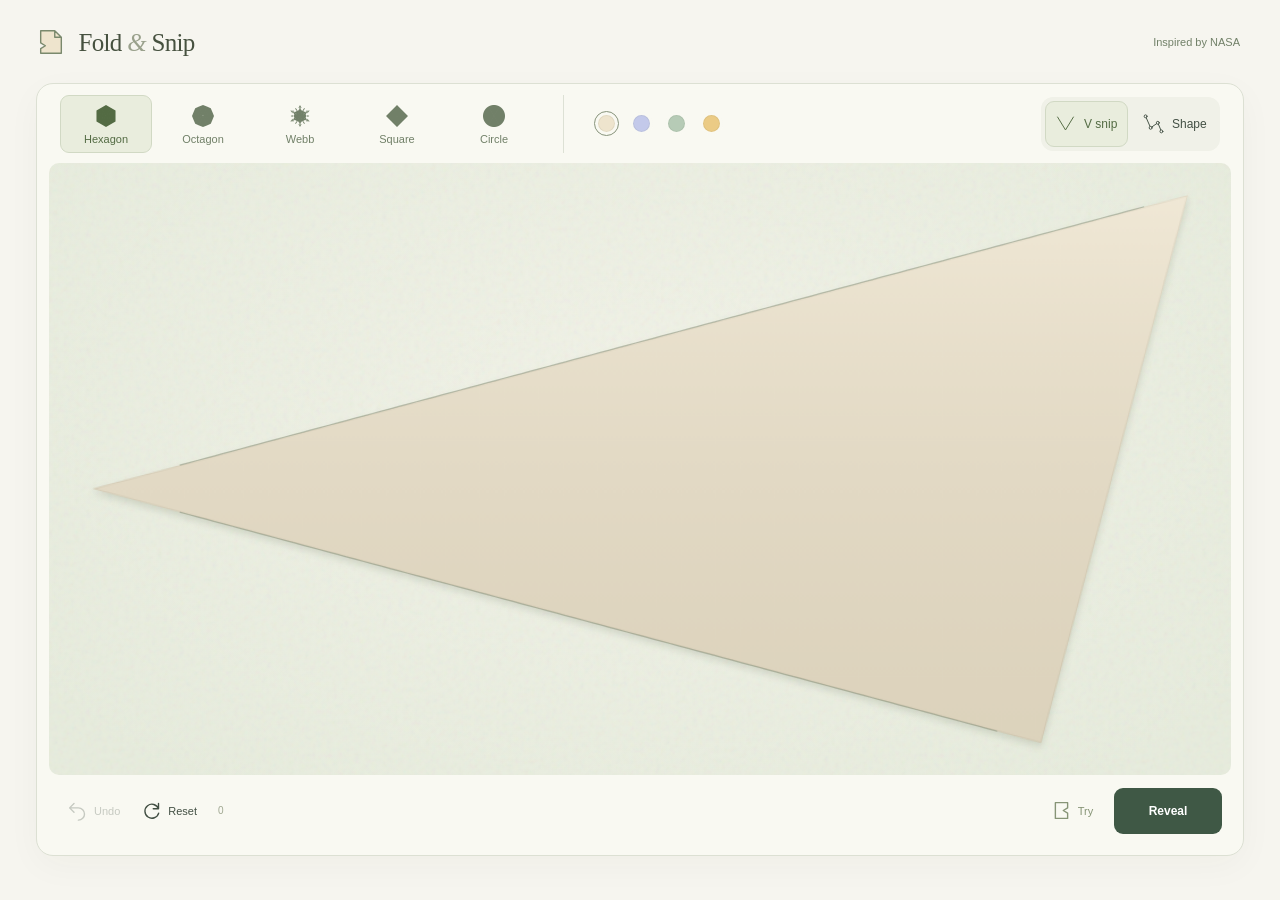
<file: index.html>
<!doctype html><html lang="en"><head><meta charset="utf-8"><meta name="viewport" content="width=device-width,initial-scale=1,viewport-fit=cover"><meta name="theme-color" content="#eeeee5"><title>Fold & Snip</title><link rel="stylesheet" href="style.css"></head><body><main>
<header><a class="brand" href="./" aria-label="Fold and Snip home"><svg class="brand-logo" viewBox="0 0 32 32" aria-hidden="true" focusable="false"><path d="M5 4H20L27 11V28H5V23L10 20L5 17Z" fill="#eee4cd"/><path d="M5 4H20L27 11V28H5V23L10 20L5 17Z M20 4V11H27" fill="none" stroke="currentColor" stroke-width="1.5" stroke-linecap="round" stroke-linejoin="round"/></svg> Fold <i>&</i> Snip</a><div id="source" class="source"><a target="_blank" rel="noopener" href="https://science.nasa.gov/asset/webb/webb-mirror-paper-snowflake-activity/" title="Inspiration: NASA’s Webb paper snowflake activity. NASA, ESA, CSA, Leah Hustak (STScI). Independent adaptation; no endorsement. Hexagon, Octagon, Square and Circle are original paper outlines." aria-label="Inspired by NASA’s Webb paper snowflake activity. Source credits: NASA, ESA, CSA, Leah Hustak, STScI. Independent adaptation; no endorsement. Hexagon, Octagon, Square and Circle are original paper outlines.">Inspired by NASA</a></div></header>
<section class="studio" aria-label="Paper cutting studio"><div class="topbar"><div class="presets" role="group" aria-label="Paper and fold pattern"><button class="preset selected" data-preset="snow" aria-pressed="true" aria-label="Hexagon paper, 30 degree folded wedge, sixfold repeat" title="Hexagon · 30° folded wedge · sixfold repeat"><span class="preset-diagram" aria-hidden="true"></span><span>Hexagon</span></button><button class="preset" data-preset="rosette" aria-pressed="false" aria-label="Octagon paper, 22.5 degree folded wedge, eightfold repeat" title="Octagon · 22.5° folded wedge · eightfold repeat"><span class="preset-diagram" aria-hidden="true"></span><span>Octagon</span></button><button class="preset" data-preset="webb" aria-pressed="false" aria-label="Webb template, 30 degree folded wedge" title="Webb template · 30° folded wedge"><span class="preset-diagram" aria-hidden="true"></span><span>Webb</span></button><button class="preset" data-preset="square" aria-pressed="false" aria-label="Square paper, 45 degree folded wedge, fourfold repeat" title="Square · 45° folded wedge · fourfold repeat"><span class="preset-diagram" aria-hidden="true"></span><span>Square</span></button><button class="preset" data-preset="circle" aria-pressed="false" aria-label="Circle paper, 30 degree folded sector, sixfold repeat" title="Circle · 30° folded sector · sixfold repeat"><span class="preset-diagram" aria-hidden="true"></span><span>Circle</span></button></div>
<div class="paper-options" role="group" aria-label="Paper colour"><button class="swatch active" data-color="#eee4cd" style="--swatch:#eee4cd" aria-label="Ivory paper" aria-pressed="true" title="Ivory"></button><button class="swatch" data-color="#c3c9ea" style="--swatch:#c3c9ea" aria-label="Lilac paper" aria-pressed="false" title="Lilac"></button><button class="swatch" data-color="#b6cbb6" style="--swatch:#b6cbb6" aria-label="Sage paper" aria-pressed="false" title="Sage"></button><button class="swatch" data-color="#ebcb85" style="--swatch:#ebcb85" aria-label="Honey paper" aria-pressed="false" title="Honey"></button></div>
<div class="cut-tools" role="group" aria-label="Scissors"><button id="quickMode" aria-label="Quick V snip" title="Quick V snip · drag inward from a marked edge" aria-pressed="true"><svg viewBox="0 0 32 32" aria-hidden="true"><path d="M5 7 16 25 27 7"/></svg><span>V snip</span></button><button id="angularMode" aria-label="Angular cut" title="Angular cut · marked edge, corners, marked edge" aria-pressed="false"><svg viewBox="0 0 32 32" aria-hidden="true"><path d="M5 6 12 22 22 15 27 27"/><circle cx="5" cy="6" r="2"/><circle cx="12" cy="22" r="2"/><circle cx="22" cy="15" r="2"/><circle cx="27" cy="27" r="2"/></svg><span>Shape</span></button></div></div>
<div class="workarea"><div class="stage" id="stage"><canvas id="paper" tabindex="0" role="img" aria-label="Folded paper. Drag inward from a marked edge to snip."></canvas><div id="canvasMessage" class="sr-only" aria-hidden="true"></div></div>
<div class="toolbar"><div class="history"><button id="undo" disabled aria-label="Undo last cut" title="Undo"><svg class="action-icon" viewBox="0 0 24 24" aria-hidden="true" focusable="false"><path d="m8 4-5 5 5 5M3 9h10a7 7 0 0 1 0 14"/></svg><span>Undo</span></button><button id="reset" aria-label="Reset current paper" title="New paper"><svg class="action-icon" viewBox="0 0 24 24" aria-hidden="true" focusable="false"><path d="M20 10a8 8 0 1 0 .2 5M20 4v6h-6"/></svg><span>Reset</span></button><span id="cutCount" aria-label="0 cuts">0</span></div><div class="draft-actions" hidden><button id="backPoint" aria-label="Back one point" title="Back one point"><svg class="action-icon" viewBox="0 0 24 24" aria-hidden="true" focusable="false"><path d="m8 4-5 5 5 5M3 9h10a7 7 0 0 1 0 14"/></svg><span>Point</span></button><button id="cancelCut" aria-label="Cancel cut" title="Cancel"><svg class="action-icon" viewBox="0 0 24 24" aria-hidden="true" focusable="false"><path d="m6 6 12 12M18 6 6 18"/></svg><span>Cancel</span></button><button id="commitCut" aria-label="Cut piece" title="Cut piece"><svg class="action-icon" viewBox="0 0 24 24" aria-hidden="true" focusable="false"><circle cx="5" cy="6" r="3"/><circle cx="5" cy="18" r="3"/><path d="m7.5 7.5 13 12M7.5 16.5l13-12"/></svg><span>Cut</span></button></div><button id="guided" aria-label="Try a guided snip" title="Try a guided snip"><svg class="action-icon" viewBox="0 0 24 24" aria-hidden="true" focusable="false"><path d="M5 3h14v6l-5 3 5 3v6H5Z"/></svg><span>Try</span></button><button id="reveal" class="primary" aria-label="Reveal pattern" title="Reveal pattern"><span class="action-label">Reveal</span></button></div>
<p id="status" class="sr-only" role="status" aria-live="polite"></p></div></section></main><script src="webb-data.js"></script><script src="geometry.js"></script><script src="fold-model.js"></script><script src="app.js"></script></body></html>
</file>
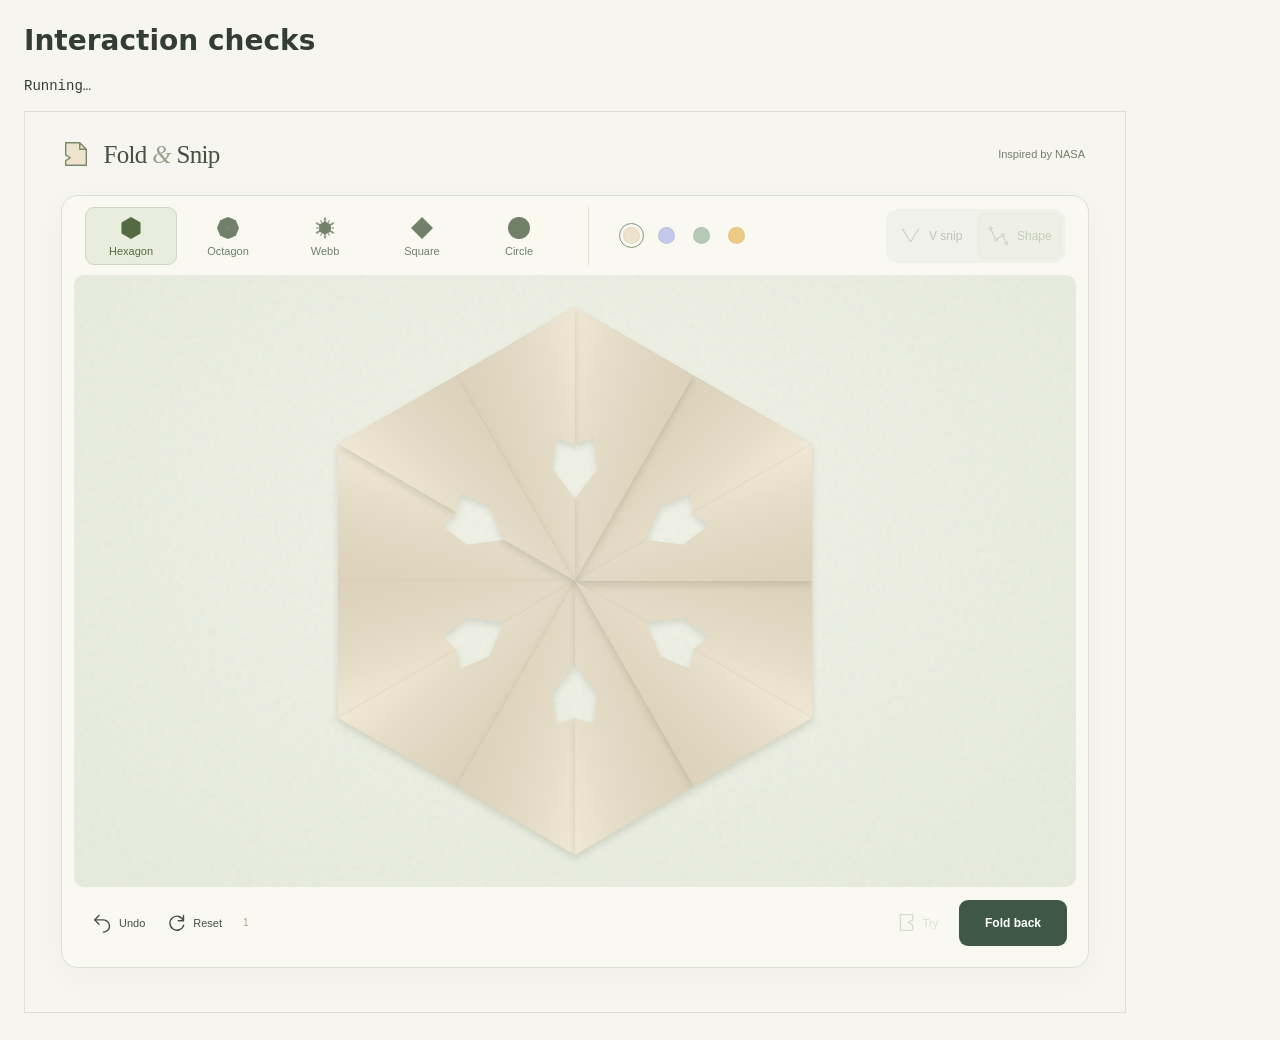
<file: tests/browser.html>
<!doctype html><meta charset="utf-8"><title>Fold & Snip interaction checks</title><style>body{font:14px system-ui;margin:24px;background:#f6f5ef;color:#343c36}iframe{width:1100px;height:900px;border:1px solid #ddd}pre{white-space:pre-wrap;line-height:1.5}</style><h1>Interaction checks</h1><pre id="result">Running…</pre><iframe src="../" title="Prototype under test"></iframe><script>const frame=document.querySelector('iframe');frame.onload=()=>{const s=frame.contentDocument.createElement('script');s.src=new URL('browser.js',location.href).href;s.onload=()=>frame.contentWindow.foldQA.then(r=>document.querySelector('#result').textContent=JSON.stringify(r,null,2)).catch(e=>document.querySelector('#result').textContent='FAILED: '+e.message);frame.contentDocument.body.append(s)};</script>
</file>
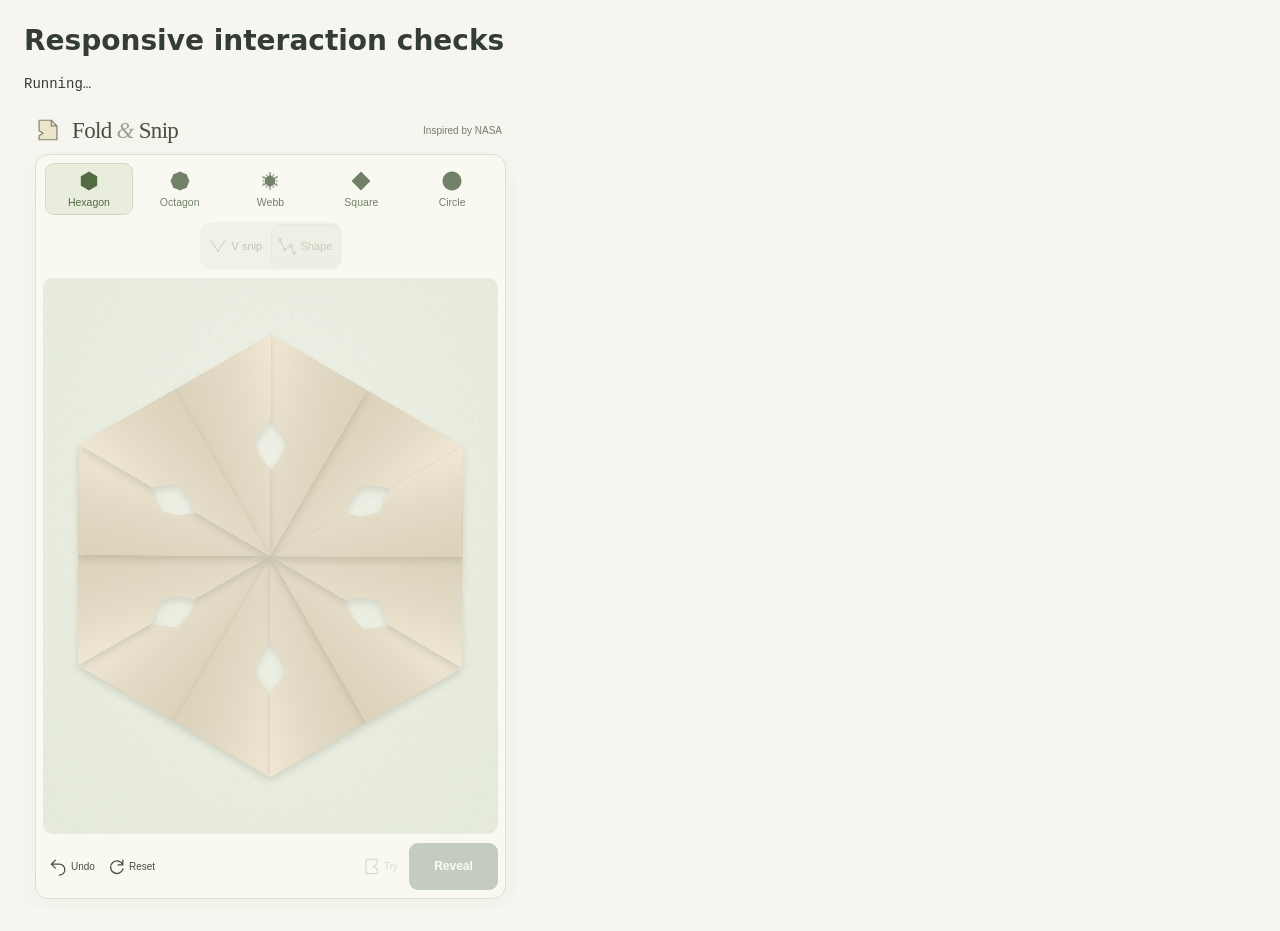
<file: tests/responsive.html>
<!doctype html><meta charset="utf-8"><title>Fold & Snip responsive checks</title>
<style>body{font:14px system-ui;margin:24px;background:#f6f5ef;color:#343c36}iframe{display:block;border:0}pre{white-space:pre-wrap}</style>
<h1>Responsive interaction checks</h1><pre id="result">Running…</pre>
<iframe src="../" title="Responsive prototype under test"></iframe><script src="responsive.js"></script>
</file>
<file: style.css>
*{box-sizing:border-box}:root{font-family:Inter,ui-sans-serif,-apple-system,BlinkMacSystemFont,"Segoe UI",sans-serif;color:#435044;background:#f6f5ef;font-synthesis:none}body{margin:0}button,a{-webkit-tap-highlight-color:transparent}button{font:inherit;color:inherit;cursor:pointer}button:disabled{opacity:.28;cursor:default}button:focus-visible,a:focus-visible,canvas:focus-visible{outline:2px solid #667e5e;outline-offset:4px}main{max-width:1460px;margin:auto;padding:0 36px 24px}header{height:83px;display:flex;align-items:center}.brand{font-family:Georgia,serif;color:#46513f;text-decoration:none;font-size:25px;letter-spacing:-.7px}.brand>span{display:inline-block;color:#7a896d;font-size:33px;vertical-align:-3px;margin-right:9px}.brand i{font-weight:400;color:#9aa18c}.studio{background:#f9f9f2;border:1px solid #dce0d3;border-radius:17px;overflow:hidden;box-shadow:0 10px 35px #34452209}.topbar{height:75px;display:flex;gap:25px;align-items:center;padding:0 23px}.presets,.cut-tools,.paper-options{display:flex;align-items:center;gap:5px}.presets{padding-right:23px;border-right:1px solid #dde1d5}.topbar button,.toolbar button{display:grid;place-items:center;background:transparent;border:1px solid transparent;border-radius:9px;height:46px;width:46px;padding:8px;transition:background .15s}.topbar button:hover:enabled,.toolbar button:hover:enabled{background:#e8ecdf}.preset{font-size:30px;color:#7a8b68}.topbar button.selected,.cut-tools button[aria-pressed="true"]{background:#e9eddd;border-color:#d1d9c4;color:#536b43}.paper-options{gap:1px}.topbar .swatch{width:34px;padding:0;position:relative}.swatch:before{content:"";width:17px;height:17px;border-radius:50%;background:var(--swatch);border:3px solid #f9f9f2;box-sizing:content-box;border:3px solid #f9f9f2}.swatch.active:before{outline:1px solid #88947b}.cut-tools{margin-left:auto}.cut-tools svg{height:26px;width:26px;fill:none;stroke:currentColor;stroke-width:1.35;stroke-linecap:round;stroke-linejoin:round}.cut-tools circle{fill:#f9f9f2}.source{font-size:9px}.source:empty{display:none}.source a{color:#879579;text-decoration:none;text-underline-offset:3px}.source a:hover{text-decoration:underline}.workarea{padding:0 12px 9px}.stage{position:relative;height:clamp(430px,68vh,760px);border-radius:10px;overflow:hidden;background:radial-gradient(ellipse at 50% 40%,#f1f2e7,#e7ecdd 90%)}.stage:before{content:"";position:absolute;inset:0;pointer-events:none;opacity:.13;background-image:url("data:image/svg+xml,%3Csvg viewBox='0 0 160 160' xmlns='http://www.w3.org/2000/svg'%3E%3Cfilter id='n'%3E%3CfeTurbulence type='fractalNoise' baseFrequency='.7' numOctaves='3' stitchTiles='stitch'/%3E%3C/filter%3E%3Cpath fill='%23fff' filter='url(%23n)' opacity='.55' d='M0 0h160v160H0z'/%3E%3C/svg%3E")}.stage canvas{position:absolute;width:100%;height:100%;touch-action:none;cursor:crosshair}.toolbar{height:71px;display:flex;align-items:center;gap:9px;padding:0 9px}.history{display:flex;align-items:center;gap:3px;margin-right:auto}.history button{font-size:24px}.history #cutCount{font-size:10px;color:#a0a892;margin:0 9px}.draft-actions{display:flex;align-items:center;gap:5px;padding-left:10px;border-left:1px solid #dde1d5}.draft-actions[hidden]{display:none}.draft-actions button{font-size:24px}.toolbar #commitCut{background:#b9816b;color:#fff;font-size:24px;width:57px}.toolbar #commitCut:hover:enabled{background:#a46c56}.toolbar #guided{font-size:28px;color:#879577}.toolbar:has(.draft-actions:not([hidden])) #guided{display:none}.toolbar .primary{background:#3f5845;color:#fff;width:70px}.toolbar .primary:hover:enabled{background:#526c51}.sr-only{position:absolute!important;width:1px!important;height:1px!important;padding:0!important;margin:-1px!important;overflow:hidden!important;clip:rect(0,0,0,0)!important;white-space:nowrap!important;border:0!important}@media(max-width:650px){main{padding:0 11px 12px}header{height:61px}.brand{font-size:23px}.brand>span{font-size:30px}.studio{border-radius:13px}.topbar{height:68px;padding:0 9px;gap:7px;flex-wrap:wrap}.presets{gap:1px;padding-right:7px}.topbar button{width:44px;height:44px}.preset{font-size:28px}.paper-options{display:none}.cut-tools{gap:2px}.source{position:absolute;right:24px;top:44px;font-size:8px}.workarea{padding:0 7px 4px}.stage{height:clamp(410px,68vh,670px)}.toolbar{height:67px;padding:0 1px;gap:5px}.toolbar button{width:44px;height:46px}.history{gap:0}.history #cutCount{margin:0 3px}.draft-actions{gap:1px;padding-left:3px}.draft-actions button{width:44px;font-size:21px}.toolbar #commitCut{width:48px}.toolbar .primary{width:58px}.toolbar:has(.draft-actions:not([hidden])) .history #cutCount{display:none}.toolbar:has(.draft-actions:not([hidden])) .primary{display:none}}@media(prefers-reduced-motion:reduce){*{transition:none!important}}

.cut-tools button{width:auto;min-width:83px;display:flex;gap:7px;font-size:12px}.cut-tools{gap:5px;padding:4px;background:#f0f1e8;border-radius:12px}.cut-tools svg{width:23px;height:23px}.toolbar button{display:flex;justify-content:center;gap:6px;width:auto;min-width:66px}.toolbar button span{font-size:11px;font-weight:500}.toolbar .primary{width:108px}.history button{font-size:23px}.toolbar #commitCut{width:76px;background:#78674e}.toolbar #commitCut:hover:enabled{background:#65573f}.toolbar #guided{font-size:25px}.draft-actions button{font-size:23px}.swatch:before{box-shadow:inset 0 0 0 1px #5c634b18}@media(max-width:650px){.topbar{gap:4px}.presets{padding-right:5px}.cut-tools{gap:0;padding:2px}.cut-tools button{min-width:69px;padding:5px;gap:4px;font-size:11px}.cut-tools svg{width:20px;height:20px}.toolbar{gap:3px;flex-wrap:wrap;height:auto;min-height:76px;padding:8px 0}.toolbar button{min-width:52px;height:47px;padding:5px;gap:3px}.toolbar .primary{width:89px}.toolbar #commitCut{width:64px}.draft-actions{margin-left:auto;gap:2px}.toolbar:has(.draft-actions:not([hidden])) .history button{min-width:46px;flex-direction:column;gap:0;font-size:20px}.toolbar:has(.draft-actions:not([hidden])) .history button span{font-size:9px}.toolbar:has(.draft-actions:not([hidden])) .history{margin-right:0}.history #cutCount{display:none}.draft-actions button{min-width:49px}.toolbar button span{font-size:10px}}

/* Keep labeled controls visible when the narrow topbar wraps. */
@media(max-width:650px){.topbar{height:auto;min-height:68px;row-gap:6px;padding-top:8px;padding-bottom:8px}.history button span{color:inherit;margin:0}.toolbar .primary{flex-shrink:0}.primary .action-label{white-space:nowrap}}
@media(max-width:359px){.topbar{justify-content:center}.cut-tools{margin-left:0}.toolbar:has(.draft-actions:not([hidden])){justify-content:center}.toolbar:has(.draft-actions:not([hidden])) .draft-actions{margin-left:0}}

/* Geometry-based paper → folded-wedge selectors share fixed alignment boxes. */
.topbar .preset{width:92px;height:58px;padding:4px;display:flex;flex-direction:column;justify-content:center;gap:1px;font-size:11px;line-height:14px;color:#718068;flex-shrink:0}.preset-diagram{display:block;width:78px;height:31px}.preset-diagram svg{display:block;width:100%;height:100%}.fold-arrow{fill:none;stroke:currentColor;stroke-width:1.1;stroke-linecap:round;stroke-linejoin:round}.topbar{height:auto;min-height:79px;padding-top:8px;padding-bottom:8px;flex-wrap:wrap;row-gap:7px}.source{position:static}
@media(max-width:650px){.topbar{justify-content:center;column-gap:6px}.presets{width:100%;justify-content:center;border-right:0;padding-right:0;gap:3px}.topbar .preset{width:86px;height:57px}.cut-tools{margin-left:auto}.source{font-size:9px;margin-right:auto}.source:empty{display:none}}

/* A shared center line for both wrapped control rows. */
@media(max-width:650px){
 .topbar{display:grid;grid-template-columns:minmax(0,1fr) auto minmax(0,1fr);gap:7px 6px}
 .presets{grid-column:1/-1;display:grid;grid-template-columns:repeat(3,minmax(0,1fr));gap:5px}
 .topbar .preset{width:100%;max-width:108px;justify-self:center}
 .cut-tools{grid-column:2;margin:0;justify-self:center}
 .source{grid-column:3;margin:0;justify-self:start;align-self:center;white-space:nowrap}
}
/* Reserve controls first; the paper uses the remaining dynamic viewport. */
@media(max-width:650px),(max-height:500px) and (max-width:1000px){
 main{height:100vh;height:100dvh;display:flex;flex-direction:column;min-height:0;padding:env(safe-area-inset-top,0px) max(11px,env(safe-area-inset-right,0px)) max(8px,env(safe-area-inset-bottom,0px)) max(11px,env(safe-area-inset-left,0px))}
 header{height:48px;flex:0 0 48px}
 .studio{display:flex;flex-direction:column;flex:1;min-height:0}
 .topbar{flex:none}
 .workarea{display:flex;flex-direction:column;flex:1;min-height:0;padding-bottom:0}
 .stage{height:auto;min-height:0;flex:1}
 .toolbar{flex:none;min-height:64px;height:auto;padding-top:7px;padding-bottom:7px}
}
@media(max-height:500px) and (max-width:1000px) and (orientation:landscape){
 header{height:32px;flex-basis:32px}.brand{font-size:20px}.brand>span{font-size:24px}
 .topbar{display:flex;flex-wrap:nowrap;min-height:65px;padding:4px 9px;gap:10px}
 .presets{display:flex;width:auto;gap:3px;padding-right:10px;border-right:1px solid #dde1d5}
 .topbar .preset{width:86px;height:55px}.paper-options{display:none}.cut-tools{margin-left:auto}.source{margin:0}
 .toolbar{min-height:58px;padding-top:5px;padding-bottom:5px}
}

.toolbar .primary .action-label{font-size:12px;font-weight:600;white-space:nowrap}

/* Keep five meaningful choices visible; don't shrink touch targets to fit diagrams. */
header{justify-content:space-between;gap:8px}.brand{flex-shrink:0}
header .source{position:static;margin:0;font-size:11px;white-space:nowrap}
header .source a{display:flex;align-items:center;min-height:44px;padding:4px;color:#718068}
@media(max-width:650px){
 .presets{grid-template-columns:repeat(5,minmax(0,1fr));gap:3px}
 .topbar .preset{height:44px;min-width:44px;max-width:none;padding:4px 2px;font-size:10.5px;line-height:14px}
 .preset-diagram{display:block}
 header .source{font-size:10px}
}
@media(max-height:500px) and (max-width:1000px) and (orientation:landscape){
 header{height:44px;flex-basis:44px}
 .presets{display:grid;grid-template-columns:repeat(5,minmax(44px,1fr));width:100%;padding-right:0;border-right:0}
 .topbar{display:grid;grid-template-columns:1fr;gap:4px;min-height:0;padding-top:4px;padding-bottom:4px}
 .topbar .preset{width:100%;max-width:none;height:44px;padding:4px;font-size:11px}.preset-diagram{display:block}
 .cut-tools{grid-column:1;justify-self:center;margin:0;padding:2px}.cut-tools button{height:44px}
}

/* One filled paper silhouette and one short label at every viewport. */
.preset-diagram{display:block;width:28px;height:28px;flex:none}
.topbar .preset{gap:2px}
@media(max-width:650px){.topbar .preset{height:52px}.preset-diagram{width:24px;height:24px}}
@media(max-height:500px) and (max-width:1000px) and (orientation:landscape){.topbar .preset{height:48px}.preset-diagram{width:24px;height:24px}}

/* Repo-native artwork avoids platform-dependent symbol and emoji fonts. */
.brand-logo{display:inline-block;width:30px;height:32px;vertical-align:-7px;margin-right:7px;color:#7a896d}
.toolbar .action-icon{display:block;flex:none;width:21px;height:21px;fill:none;stroke:currentColor;stroke-width:1.6;stroke-linecap:round;stroke-linejoin:round;pointer-events:none}
@media(max-width:650px){.brand-logo{width:26px;height:28px;vertical-align:-6px;margin-right:6px}.toolbar .action-icon{width:19px;height:19px}}
@media(max-width:650px){.toolbar:has(.draft-actions:not([hidden])) .history .action-icon{width:17px;height:17px}}
</file>
